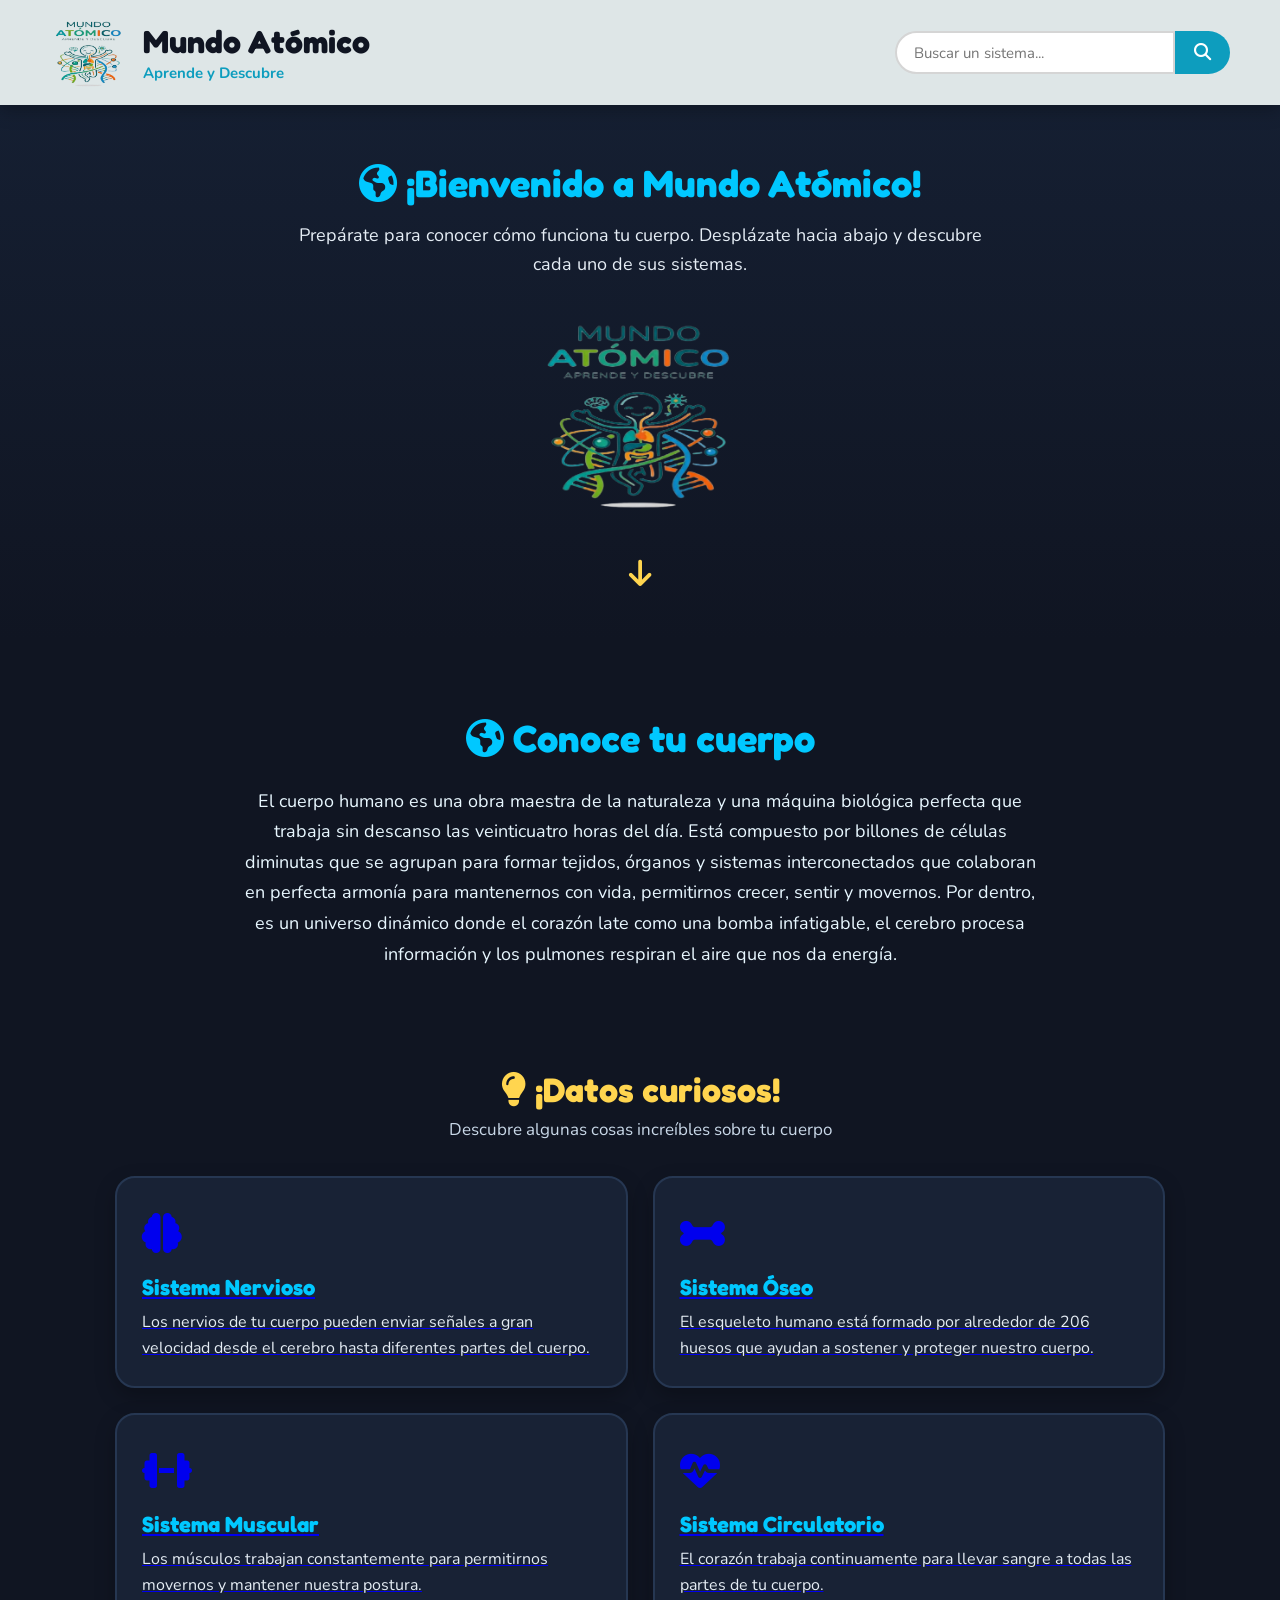
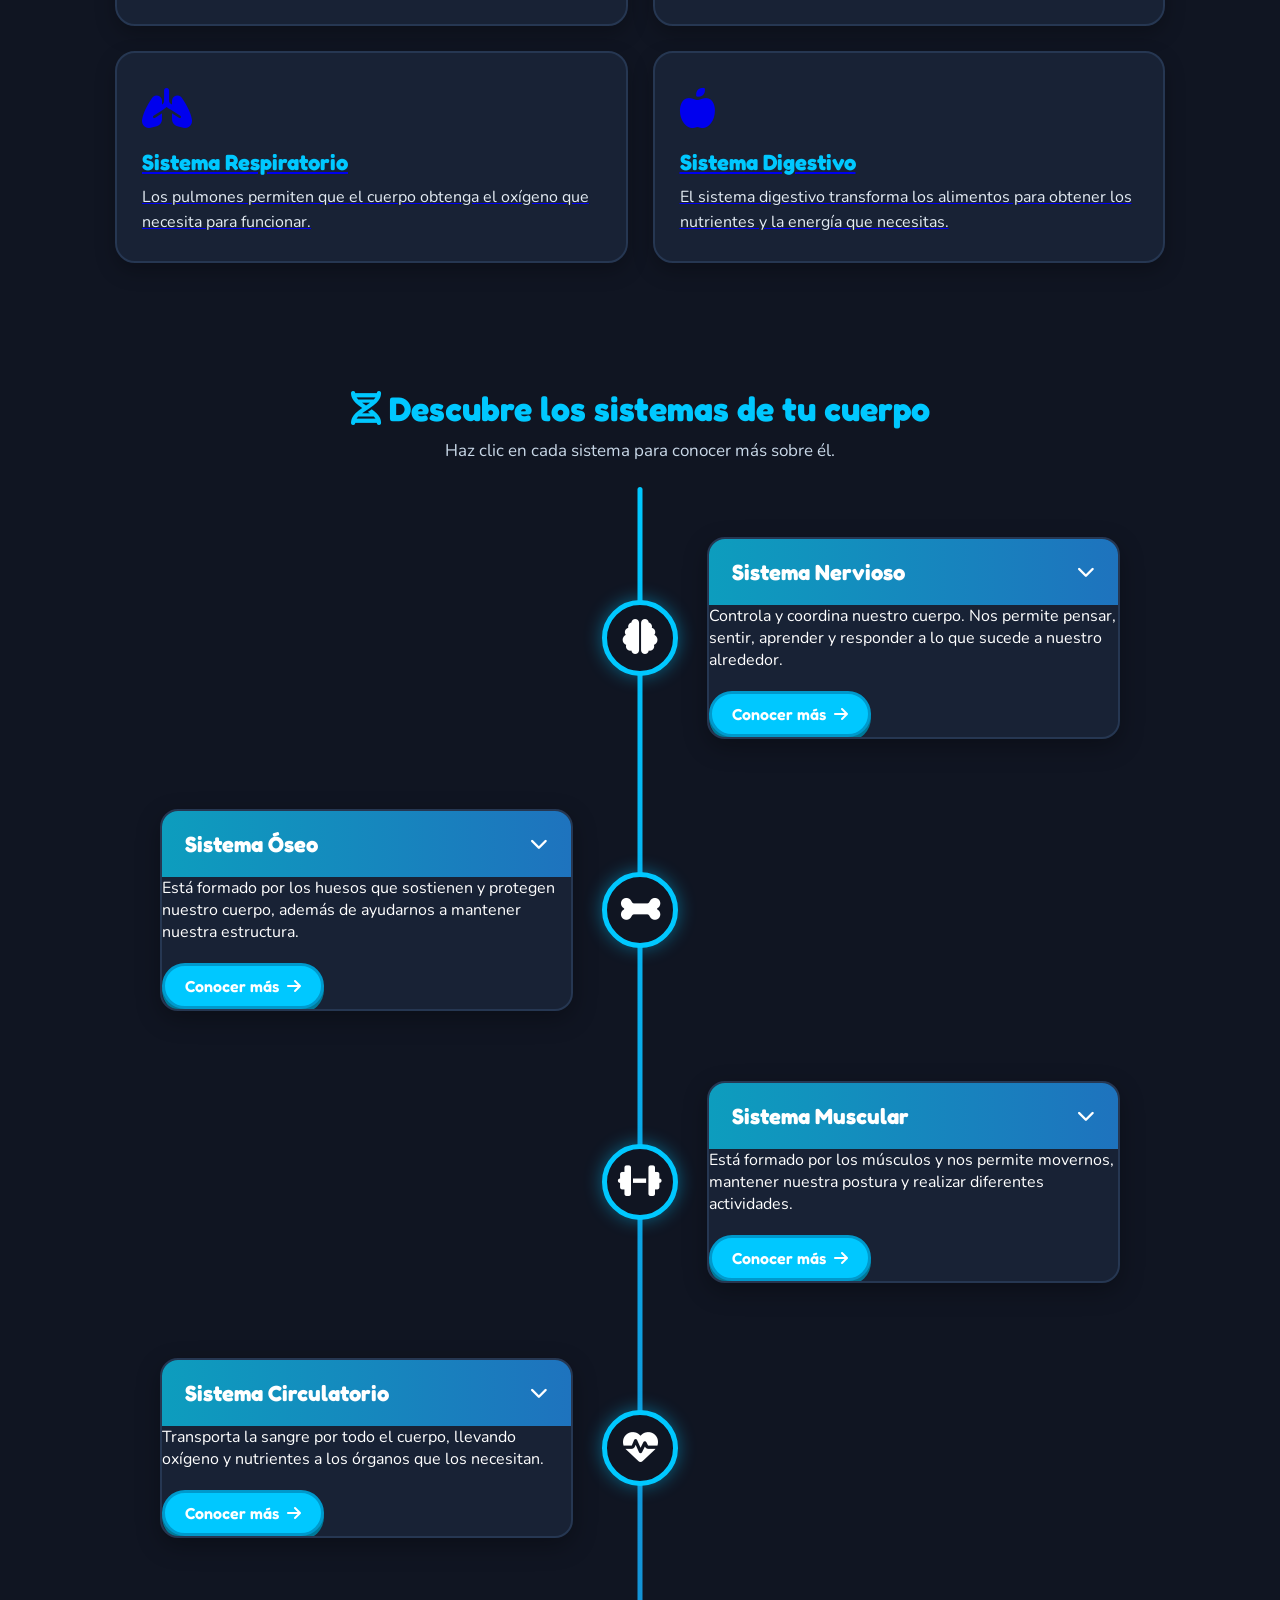
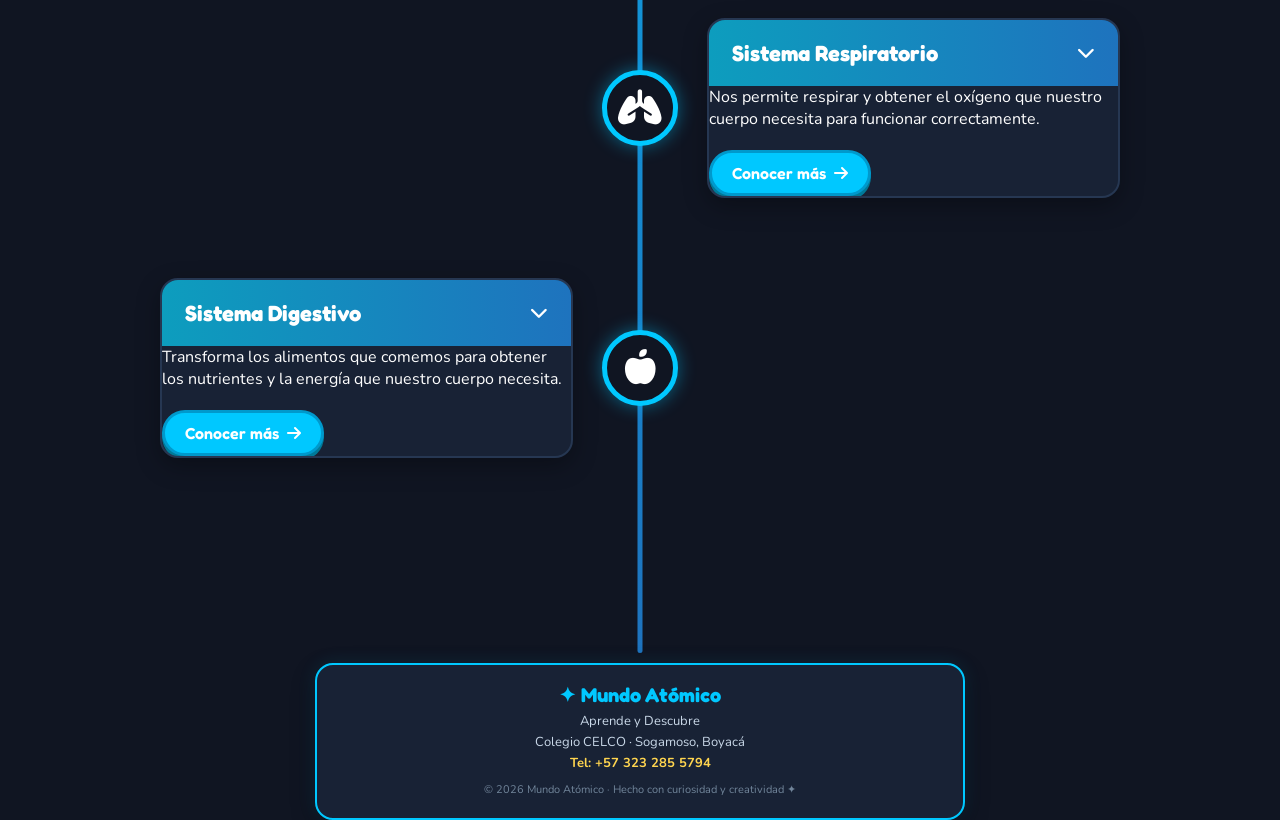
<file: index.html>
<!DOCTYPE html>
<html lang="es">

<head>

    <meta charset="UTF-8">

    <meta name="viewport" content="width=device-width, initial-scale=1.0">

    <title>Mundo Atómico</title>

    <link rel="stylesheet" href="index.css">

    <!-- Font Awesome -->
    <link rel="stylesheet"
        href="https://cdnjs.cloudflare.com/ajax/libs/font-awesome/6.5.2/css/all.min.css">

    <!-- Fuentes infantiles -->
    <link rel="preconnect" href="https://fonts.googleapis.com">
    <link rel="preconnect" href="https://fonts.gstatic.com" crossorigin>

    <link
        href="https://fonts.googleapis.com/css2?family=Fredoka:wght@400;500;600;700&family=Nunito:wght@400;500;600;700;800&display=swap"
        rel="stylesheet">

</head>


<body>


<!-- ================================================= -->
<!--                    HEADER                         -->
<!-- ================================================= -->

<header>

    <!-- Logo + título -->

    <div class="logo">

        <img
            src="Imagenes/Mundo_Atomico_Logo.png"
            alt="Logo de Mundo Atómico"
        >

        <div class="titulo">

            <h1>Mundo Atómico</h1>

            <p>Aprende y Descubre</p>

        </div>

    </div>


    <!-- Buscador -->

    <div class="buscador">

        <input
            type="text"
            id="buscar"
            placeholder="Buscar un sistema..."
            onkeypress="if(event.key === 'Enter') buscarSistema()"
        >

        <button onclick="buscarSistema()">

            <i class="fa-solid fa-magnifying-glass"></i>

        </button>

    </div>

</header>



<!-- ================================= -->
<!--          BIENVENIDA               -->
<!-- ================================= -->

<section class="bienvenida">

    <h2>
        <i class="fa-solid fa-earth-americas"></i>
        ¡Bienvenido a Mundo Atómico!
    </h2>

    <p>

        Prepárate para conocer cómo funciona tu cuerpo.
        Desplázate hacia abajo y descubre cada uno de sus sistemas.

    </p>


    <!-- Imagen de bienvenida -->

    <img
        src="Imagenes/Mundo_Atomico_Logo.png"
        alt="Ilustración del cuerpo humano"
        class="imagen-bienvenida"
    >


    <!-- Flecha -->

    <div class="flecha">

        <a href="#destino" class="flecha">
            <i class="fa-solid fa-arrow-down"></i>
        </a>

    </div>

</section>



<!-- ================================================= -->
<!--                  DESCRIPCIÓN                      -->
<!-- ================================================= -->

<section class="descripcion">

    <h2>
        <i class="fa-solid fa-earth-americas"></i>
        Conoce tu cuerpo
    </h2>

    <p>

        El cuerpo humano es una obra maestra de la naturaleza y una
        máquina biológica perfecta que trabaja sin descanso las
        veinticuatro horas del día.

        Está compuesto por billones de células diminutas que se agrupan
        para formar tejidos, órganos y sistemas interconectados que
        colaboran en perfecta armonía para mantenernos con vida,
        permitirnos crecer, sentir y movernos.

        Por dentro, es un universo dinámico donde el corazón late como
        una bomba infatigable, el cerebro procesa información y los
        pulmones respiran el aire que nos da energía.

    </p>

</section>



<!-- ================================================= -->
<!--                DATOS CURIOSOS                    -->
<!-- ================================================= -->

<section class="datos-curiosos">

    <h2>
        <i class="fa-solid fa-lightbulb"></i>
        ¡Datos curiosos!
    </h2>

    <p class="subtitulo-curiosidades">

        Descubre algunas cosas increíbles sobre tu cuerpo

    </p>


    <div class="contenedor-datos">


        <!-- SISTEMA NERVIOSO -->

        <a href="nervioso.html" class="dato">

            <div class="icono-dato">

                <i class="fa-solid fa-brain"></i>

            </div>

            <h3>Sistema Nervioso</h3>

            <p>

                Los nervios de tu cuerpo pueden enviar señales
                a gran velocidad desde el cerebro hasta diferentes
                partes del cuerpo.

            </p>

        </a>



        <!-- SISTEMA ÓSEO -->

        <a href="oseo.html" class="dato">

            <div class="icono-dato">

                <i class="fa-solid fa-bone"></i>

            </div>

            <h3>Sistema Óseo</h3>

            <p>

                El esqueleto humano está formado por alrededor
                de 206 huesos que ayudan a sostener y proteger
                nuestro cuerpo.

            </p>

        </a>



        <!-- SISTEMA MUSCULAR -->

        <a href="muscular.html" class="dato">

            <div class="icono-dato">

                <i class="fa-solid fa-dumbbell"></i>

            </div>

            <h3>Sistema Muscular</h3>

            <p>

                Los músculos trabajan constantemente para permitirnos
                movernos y mantener nuestra postura.

            </p>

        </a>



        <!-- SISTEMA CIRCULATORIO -->

        <a href="circulatorio.html" class="dato">

            <div class="icono-dato">

                <i class="fa-solid fa-heart-pulse"></i>

            </div>

            <h3>Sistema Circulatorio</h3>

            <p>

                El corazón trabaja continuamente para llevar
                sangre a todas las partes de tu cuerpo.

            </p>

        </a>



        <!-- SISTEMA RESPIRATORIO -->

        <a href="respiratorio.html" class="dato">

            <div class="icono-dato">

                <i class="fa-solid fa-lungs"></i>

            </div>

            <h3>Sistema Respiratorio</h3>

            <p>

                Los pulmones permiten que el cuerpo obtenga
                el oxígeno que necesita para funcionar.

            </p>

        </a>



        <!-- SISTEMA DIGESTIVO -->

        <a href="digestivo.html" class="dato">

            <div class="icono-dato">

                <i class="fa-solid fa-apple-whole"></i>

            </div>

            <h3>Sistema Digestivo</h3>

            <p>

                El sistema digestivo transforma los alimentos
                para obtener los nutrientes y la energía que necesitas.

            </p>

        </a>


    </div>

</section>



<!-- ================================================= -->
<!--                  SECCIÓN DESTINO                  -->
<!-- ================================================= -->

<div id="destino">

</div>



<!-- ================================================= -->
<!--                  LÍNEA DE TIEMPO                 -->
<!-- ================================================= -->

<section class="seccion-sistemas">

    <h2>
        <i class="fa-solid fa-dna"></i>
        Descubre los sistemas de tu cuerpo
    </h2>

    <p>

        Haz clic en cada sistema para conocer más sobre él.

    </p>

</section>



<main class="linea-tiempo">


    <!-- ================================================= -->
    <!--                 SISTEMA NERVIOSO                  -->
    <!-- ================================================= -->

    <section class="sistema">

        <div class="punto">

            <i class="fa-solid fa-brain"></i>

        </div>


        <div class="tarjeta" onclick="expandirSistema(this)">

            <div class="encabezado">

                <h2>Sistema Nervioso</h2>

                <i class="fa-solid fa-chevron-down"></i>

            </div>


            <!-- ÚNICAMENTE DESCRIPCIÓN + BOTÓN -->

            <div class="contenido">

                <p>

                    Controla y coordina nuestro cuerpo.
                    Nos permite pensar, sentir, aprender y responder
                    a lo que sucede a nuestro alrededor.

                </p>


                <a
                    href="nervioso.html"
                    class="boton-sistema"
                    onclick="event.stopPropagation()"
                >

                    Conocer más

                    <i class="fa-solid fa-arrow-right"></i>

                </a>

            </div>

        </div>

    </section>



    <!-- ================================================= -->
    <!--                   SISTEMA ÓSEO                   -->
    <!-- ================================================= -->

    <section class="sistema">

        <div class="punto">

            <i class="fa-solid fa-bone"></i>

        </div>


        <div class="tarjeta" onclick="expandirSistema(this)">

            <div class="encabezado">

                <h2>Sistema Óseo</h2>

                <i class="fa-solid fa-chevron-down"></i>

            </div>


            <!-- ÚNICAMENTE DESCRIPCIÓN + BOTÓN -->

            <div class="contenido">

                <p>

                    Está formado por los huesos que sostienen y protegen
                    nuestro cuerpo, además de ayudarnos a mantener nuestra estructura.

                </p>


                <a
                    href="oseo.html"
                    class="boton-sistema"
                    onclick="event.stopPropagation()"
                >

                    Conocer más

                    <i class="fa-solid fa-arrow-right"></i>

                </a>

            </div>

        </div>

    </section>



    <!-- ================================================= -->
    <!--                 SISTEMA MUSCULAR                 -->
    <!-- ================================================= -->

    <section class="sistema">

        <div class="punto">

            <i class="fa-solid fa-dumbbell"></i>

        </div>


        <div class="tarjeta" onclick="expandirSistema(this)">

            <div class="encabezado">

                <h2>Sistema Muscular</h2>

                <i class="fa-solid fa-chevron-down"></i>

            </div>


            <!-- ÚNICAMENTE DESCRIPCIÓN + BOTÓN -->

            <div class="contenido">

                <p>

                    Está formado por los músculos y nos permite movernos,
                    mantener nuestra postura y realizar diferentes actividades.

                </p>


                <a
                    href="muscular.html"
                    class="boton-sistema"
                    onclick="event.stopPropagation()"
                >

                    Conocer más

                    <i class="fa-solid fa-arrow-right"></i>

                </a>

            </div>

        </div>

    </section>



    <!-- ================================================= -->
    <!--                 SISTEMA CIRCULATORIO             -->
    <!-- ================================================= -->

    <section class="sistema">

        <div class="punto">

            <i class="fa-solid fa-heart-pulse"></i>

        </div>


        <div class="tarjeta" onclick="expandirSistema(this)">

            <div class="encabezado">

                <h2>Sistema Circulatorio</h2>

                <i class="fa-solid fa-chevron-down"></i>

            </div>


            <!-- ÚNICAMENTE DESCRIPCIÓN + BOTÓN -->

            <div class="contenido">

                <p>

                    Transporta la sangre por todo el cuerpo,
                    llevando oxígeno y nutrientes a los órganos que los necesitan.

                </p>


                <a
                    href="circulatorio.html"
                    class="boton-sistema"
                    onclick="event.stopPropagation()"
                >

                    Conocer más

                    <i class="fa-solid fa-arrow-right"></i>

                </a>

            </div>

        </div>

    </section>



    <!-- ================================================= -->
    <!--                 SISTEMA RESPIRATORIO              -->
    <!-- ================================================= -->

    <section class="sistema">

        <div class="punto">

            <i class="fa-solid fa-lungs"></i>

        </div>


        <div class="tarjeta" onclick="expandirSistema(this)">

            <div class="encabezado">

                <h2>Sistema Respiratorio</h2>

                <i class="fa-solid fa-chevron-down"></i>

            </div>


            <!-- ÚNICAMENTE DESCRIPCIÓN + BOTÓN -->

            <div class="contenido">

                <p>

                    Nos permite respirar y obtener el oxígeno
                    que nuestro cuerpo necesita para funcionar
                    correctamente.

                </p>


                <a
                    href="respiratorio.html"
                    class="boton-sistema"
                    onclick="event.stopPropagation()"
                >

                    Conocer más

                    <i class="fa-solid fa-arrow-right"></i>

                </a>

            </div>

        </div>

    </section>



    <!-- ================================================= -->
    <!--                  SISTEMA DIGESTIVO                -->
    <!-- ================================================= -->

    <section class="sistema">

        <div class="punto">

            <i class="fa-solid fa-apple-whole"></i>

        </div>


        <div class="tarjeta" onclick="expandirSistema(this)">

            <div class="encabezado">

                <h2>Sistema Digestivo</h2>

                <i class="fa-solid fa-chevron-down"></i>

            </div>


            <!-- ÚNICAMENTE DESCRIPCIÓN + BOTÓN -->

            <div class="contenido">

                <p>

                    Transforma los alimentos que comemos para obtener
                    los nutrientes y la energía que nuestro cuerpo necesita.

                </p>


                <a
                    href="digestivo.html"
                    class="boton-sistema"
                    onclick="event.stopPropagation()"
                >

                    Conocer más

                    <i class="fa-solid fa-arrow-right"></i>

                </a>

            </div>

        </div>

    </section>

</main>
<footer class="footer">

    <h2>✦ Mundo Atómico</h2>

    <p>Aprende y Descubre</p>

    <p>Colegio CELCO · Sogamoso, Boyacá</p>

    <p class="telefono">
        Tel: +57 323 285 5794
    </p>

    <p class="copyright">
        © 2026 Mundo Atómico · Hecho con curiosidad y creatividad ✦
    </p>

</footer>


<!-- ================================================= -->
<!--                  JAVASCRIPT                      -->
<!-- ================================================= -->

<script src="Expandir.js"></script>

<script src="buscador.js"></script>


</body>

</html>
</file>
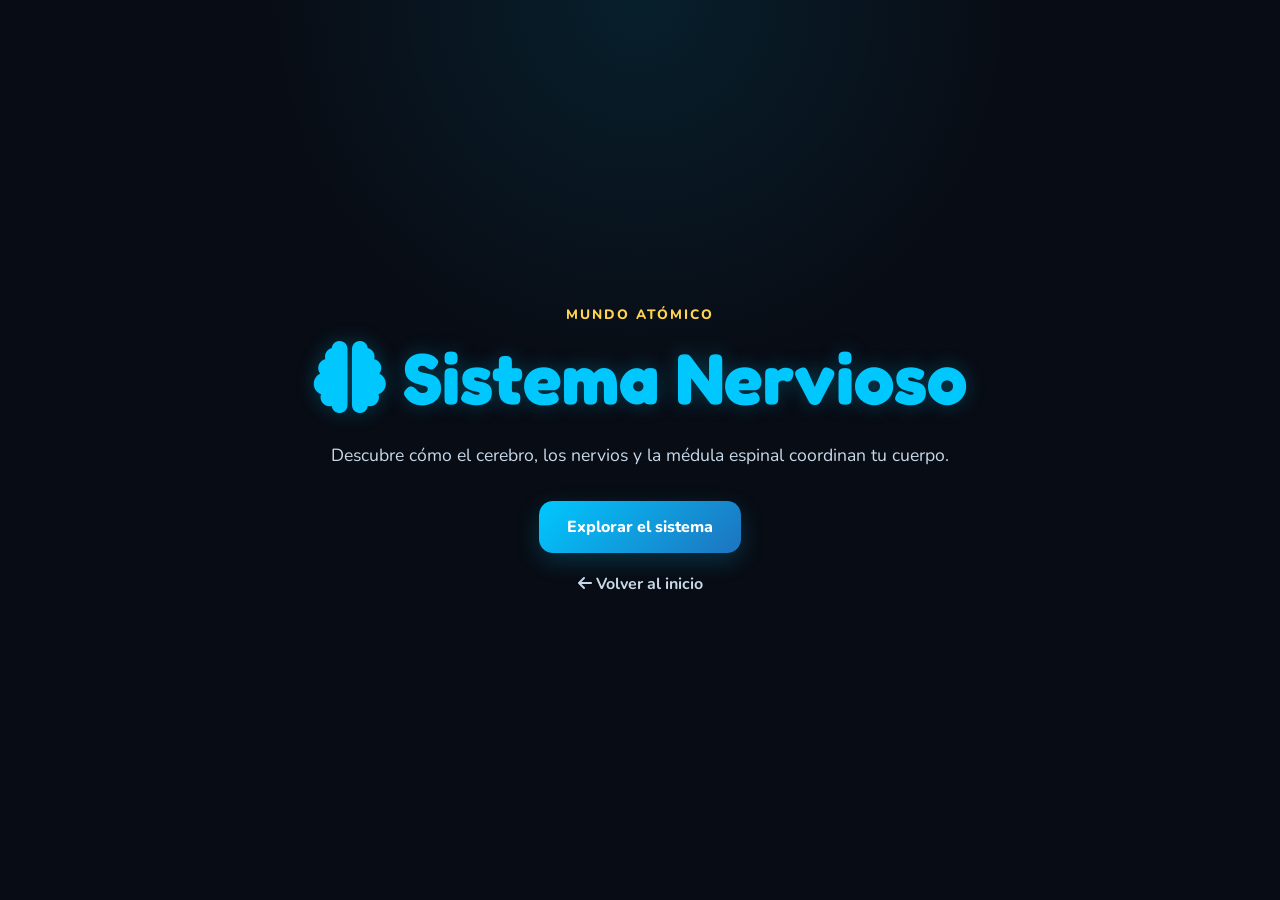
<file: nervioso.html>
<!DOCTYPE html>
<html lang="es">

<head>

    <meta charset="UTF-8">
    <meta name="viewport" content="width=device-width, initial-scale=1.0">

    <title>Sistema Nervioso | Mundo Atómico</title>

    <link rel="stylesheet" href="nervioso.css">

    <!-- Font Awesome -->
    <link rel="stylesheet"
        href="https://cdnjs.cloudflare.com/ajax/libs/font-awesome/6.5.2/css/all.min.css">

    <link rel="preconnect" href="https://fonts.googleapis.com">
    <link rel="preconnect" href="https://fonts.gstatic.com" crossorigin>

    <link href="https://fonts.googleapis.com/css2?family=Fredoka:wght@400;500;600;700&family=Nunito:wght@400;600;700;800&display=swap"
        rel="stylesheet">

</head>

<body>

    <!-- PANTALLA INICIAL -->

    <section id="welcome-screen">

        <p class="eyebrow">Mundo Atómico</p>

        <h1>
            <i class="fa-solid fa-brain"></i>
            Sistema Nervioso
        </h1>

        <p>
            Descubre cómo el cerebro, los nervios y la médula espinal
            coordinan tu cuerpo.
        </p>

        <button
            class="btn-launch"
            type="button"
            onclick="openSystem()">

            Explorar el sistema

        </button>

        <a class="home-link" href="index.html">
            <i class="fa-solid fa-arrow-left"></i>
            Volver al inicio
        </a>

    </section>


    <!-- CONTENIDO PRINCIPAL -->

    <main id="main-interface" aria-hidden="true">

        <!-- ENCABEZADO -->

        <header class="site-header">

            <a class="brand" href="index.html">

                <img
                    src="Imagenes/Mundo Atomico Logo.jpeg"
                    alt="Logo de Mundo Atómico">

                <span>
                    <strong>Mundo Atómico</strong>
                    <small>Aprende y descubre</small>
                </span>

            </a>

            <a class="btn-home" href="index.html">
                <i class="fa-solid fa-house"></i>
                Inicio
            </a>

        </header>


        <!-- CUERPO -->

        <div class="content-body">


            <!-- TÍTULO -->

            <section class="title-block full-width">

                <p class="eyebrow">
                    Sistema del cuerpo humano
                </p>

                <h1>
                    <i class="fa-solid fa-brain"></i>
                    Sistema Nervioso
                </h1>

                <p>
                    El centro de control que te permite pensar, sentir,
                    aprender y reaccionar ante lo que sucede a tu alrededor.
                </p>

            </section>


            <!-- ¿QUÉ ES? -->

            <section class="card">

                <h2>¿Qué es?</h2>

                <p>
                    El sistema nervioso es el conjunto de órganos y estructuras
                    que recibe información del cuerpo y del entorno, la procesa
                    y coordina diferentes respuestas.
                </p>

                <p style="margin-top: 15px;">
                    Gracias a este sistema podemos realizar acciones como
                    movernos, hablar, recordar, aprender y percibir lo que
                    sucede a nuestro alrededor.
                </p>

            </section>


            <!-- ¿CÓMO FUNCIONA? -->

            <section class="card">

                <h2>¿Cómo funciona?</h2>

                <p>
                    El sistema nervioso funciona mediante señales que viajan
                    entre el cerebro, la médula espinal y los nervios.
                </p>

                <p style="margin-top: 15px;">
                    Cuando recibimos información, el cerebro y otras partes
                    del sistema nervioso la procesan y generan una respuesta.
                    Algunas respuestas pueden producirse de manera muy rápida,
                    como retirar la mano al tocar algo caliente.
                </p>

            </section>


            <!-- SISTEMA NERVIOSO CENTRAL Y PERIFÉRICO -->

            <section class="card full-width">

                <h2>Partes principales</h2>

                <div class="parts-grid">

                    <article class="part-item">

                        <h3>
                            <i class="fa-solid fa-brain"></i>
                            Sistema nervioso central
                        </h3>

                        <p>
                            Está formado principalmente por el cerebro y la
                            médula espinal. Se encarga de procesar información
                            y coordinar muchas respuestas del organismo.
                        </p>

                    </article>


                    <article class="part-item">

                        <h3>
                            <i class="fa-solid fa-link"></i>
                            Sistema nervioso periférico
                        </h3>

                        <p>
                            Está formado por los nervios que conectan el sistema
                            nervioso central con diferentes partes del cuerpo.
                        </p>

                    </article>

                </div>

            </section>


            <!-- PARTES -->

            <section class="card full-width">

                <h2>Órganos y estructuras principales</h2>

                <div class="parts-grid">

                    <article class="part-item">

                        <h3>
                            <i class="fa-solid fa-brain"></i>
                            Cerebro
                        </h3>

                        <p>
                            Es una de las estructuras principales del sistema
                            nervioso. Participa en el pensamiento, la memoria,
                            el aprendizaje, las emociones y el control de
                            diferentes acciones.
                        </p>

                    </article>


                    <article class="part-item">

                        <h3>
                            <i class="fa-solid fa-arrows-up-down"></i>
                            Médula espinal
                        </h3>

                        <p>
                            Es una estructura que conecta el cerebro con muchos
                            nervios del cuerpo y participa en la transmisión
                            de información.
                        </p>

                    </article>


                    <article class="part-item">

                        <h3>
                            <i class="fa-solid fa-network-wired"></i>
                            Nervios
                        </h3>

                        <p>
                            Son estructuras que permiten transportar señales
                            entre el sistema nervioso central y diferentes
                            partes del organismo.
                        </p>

                    </article>


                    <article class="part-item">

                        <h3>
                            <i class="fa-solid fa-eye"></i>
                            Órganos de los sentidos
                        </h3>

                        <p>
                            Los ojos, oídos, nariz, lengua y piel reciben
                            información del entorno que puede ser procesada
                            por el sistema nervioso.
                        </p>

                    </article>

                </div>

            </section>


            <!-- NEURONAS -->

            <section class="card full-width">

                <h2>
                    <i class="fa-solid fa-microscope"></i>
                    Las neuronas
                </h2>

                <p>
                    Las neuronas son células especializadas del sistema
                    nervioso. Su función principal es recibir y transmitir
                    información mediante señales.
                </p>

                <p style="margin-top: 15px;">
                    Gracias a la comunicación entre millones de neuronas,
                    nuestro cuerpo puede recibir información, procesarla y
                    producir diferentes respuestas.
                </p>

            </section>


            <!-- FUNCIONES -->

            <section class="card full-width">

                <h2>Funciones del sistema nervioso</h2>

                <div class="parts-grid">

                    <article class="part-item">

                        <h3>
                            <i class="fa-solid fa-eye"></i>
                            Recibir información
                        </h3>

                        <p>
                            Detecta información procedente del entorno y del
                            propio cuerpo.
                        </p>

                    </article>


                    <article class="part-item">

                        <h3>
                            <i class="fa-solid fa-brain"></i>
                            Procesar información
                        </h3>

                        <p>
                            Analiza la información recibida y ayuda a
                            determinar cómo responder.
                        </p>

                    </article>


                    <article class="part-item">

                        <h3>
                            <i class="fa-solid fa-person-running"></i>
                            Controlar respuestas
                        </h3>

                        <p>
                            Coordina acciones como el movimiento y otras
                            respuestas del organismo.
                        </p>

                    </article>


                    <article class="part-item">

                        <h3>
                            <i class="fa-solid fa-lightbulb"></i>
                            Pensar y aprender
                        </h3>

                        <p>
                            Participa en procesos como la memoria, el
                            aprendizaje, el pensamiento y las emociones.
                        </p>

                    </article>

                </div>

            </section>


            <!-- IMPORTANCIA -->

            <section class="card">

                <h2>¿Por qué es importante?</h2>

                <p>
                    El sistema nervioso es fundamental porque permite que el
                    cuerpo reciba información, se comunique internamente y
                    responda ante diferentes situaciones.
                </p>

                <p style="margin-top: 15px;">
                    También participa en funciones relacionadas con el
                    movimiento, los sentidos, el pensamiento, la memoria y
                    muchas actividades necesarias para la vida diaria.
                </p>

            </section>


            <!-- CURIOSIDAD -->

            <section class="card">

                <h2>
                    <i class="fa-solid fa-lightbulb"></i>
                    ¿Sabías que...?
                </h2>

                <p>
                    El cerebro puede recibir información de diferentes partes
                    del cuerpo al mismo tiempo y procesarla para ayudarnos a
                    responder a lo que ocurre a nuestro alrededor.
                </p>

            </section>


            <!-- VIDEO -->

            <section class="card full-width media-card">

                <h2>
                    <i class="fa-solid fa-video"></i>
                    Video educativo
                </h2>

                <video
                    controls
                    preload="metadata">

                    <source
                        src="Imagenes/El Sistema Nervioso _ Videos Educativos para Niños.mp4"
                        type="video/mp4">

                    Tu navegador no puede reproducir este video.

                </video>

                <p class="derechos-video">
                    © Video educativo: <strong>Happy Learning</strong>.<br>
                    Contenido perteneciente a Happy Learning. Todos los derechos reservados.
                </p>

            </section>


            <!-- MODELO 3D -->

            <section class="card full-width media-card">

                <h2>
                    <i class="fa-solid fa-brain"></i>
                    Explora el sistema en 3D
                </h2>

                <p>
                    Observa el sistema nervioso desde diferentes ángulos y
                    explora algunas de sus principales estructuras.
                </p>

                <div class="modelo-3d">

                    <iframe
                        title="Modelo 3D del sistema nervioso"
                        src="https://sketchfab.com/models/600ffebad40342bab13741c631981a8b/embed"
                        allowfullscreen
                        mozallowfullscreen="true"
                        webkitallowfullscreen="true">
                    </iframe>

                </div>

            </section>


            <!-- CUIDADOS -->

            <section class="card full-width">

                <h2>
                    <i class="fa-solid fa-shield-halved"></i>
                    Cómo cuidarlo
                </h2>

                <ul class="care-list">

                    <li>
                        Duerme bien cada noche.
                    </li>

                    <li>
                        Come alimentos saludables y variados.
                    </li>

                    <li>
                        Haz ejercicio y mantente activo.
                    </li>

                    <li>
                        Protege tu cabeza al practicar deportes.
                    </li>

                    <li>
                        Mantén buenos hábitos de descanso y estudio.
                    </li>

                </ul>

            </section>


            <!-- JUEGO -->

            <section class="card full-width game-card">

                <h2>
                    <i class="fa-solid fa-gamepad"></i>
                    Juego del Sistema Nervioso
                </h2>

                <p>
                    Pon a prueba lo que aprendiste sobre el sistema nervioso
                    con este juego educativo.
                </p>

                <div class="game-placeholder">

                    <iframe
                        src="https://es.educaplay.com/recursos-educativos/30565302-el_sistema_nervioso_para_ninos.html"
                        title="Juego del Sistema Nervioso"
                        allowfullscreen>
                    </iframe>

                </div>

            </section>

        </div>


        <!-- BOTÓN CERRAR -->

        <footer>

            <button
                class="btn-back"
                type="button"
                onclick="closeSystem()">

                <i class="fa-solid fa-arrow-left"></i>
                Cerrar sección

            </button>

        </footer>

    </main>


    <!-- JAVASCRIPT -->

    <script>

        function openSystem() {

            document
                .getElementById("welcome-screen")
                .classList.add("hidden");

            const main =
                document.getElementById("main-interface");

            main.classList.add("active");

            main.setAttribute("aria-hidden", "false");

        }


        function closeSystem() {

            const main =
                document.getElementById("main-interface");

            main.classList.remove("active");

            main.setAttribute("aria-hidden", "true");

            document
                .getElementById("welcome-screen")
                .classList.remove("hidden");

            window.scrollTo(0, 0);

        }

    </script>

</body>

</html>
</file>
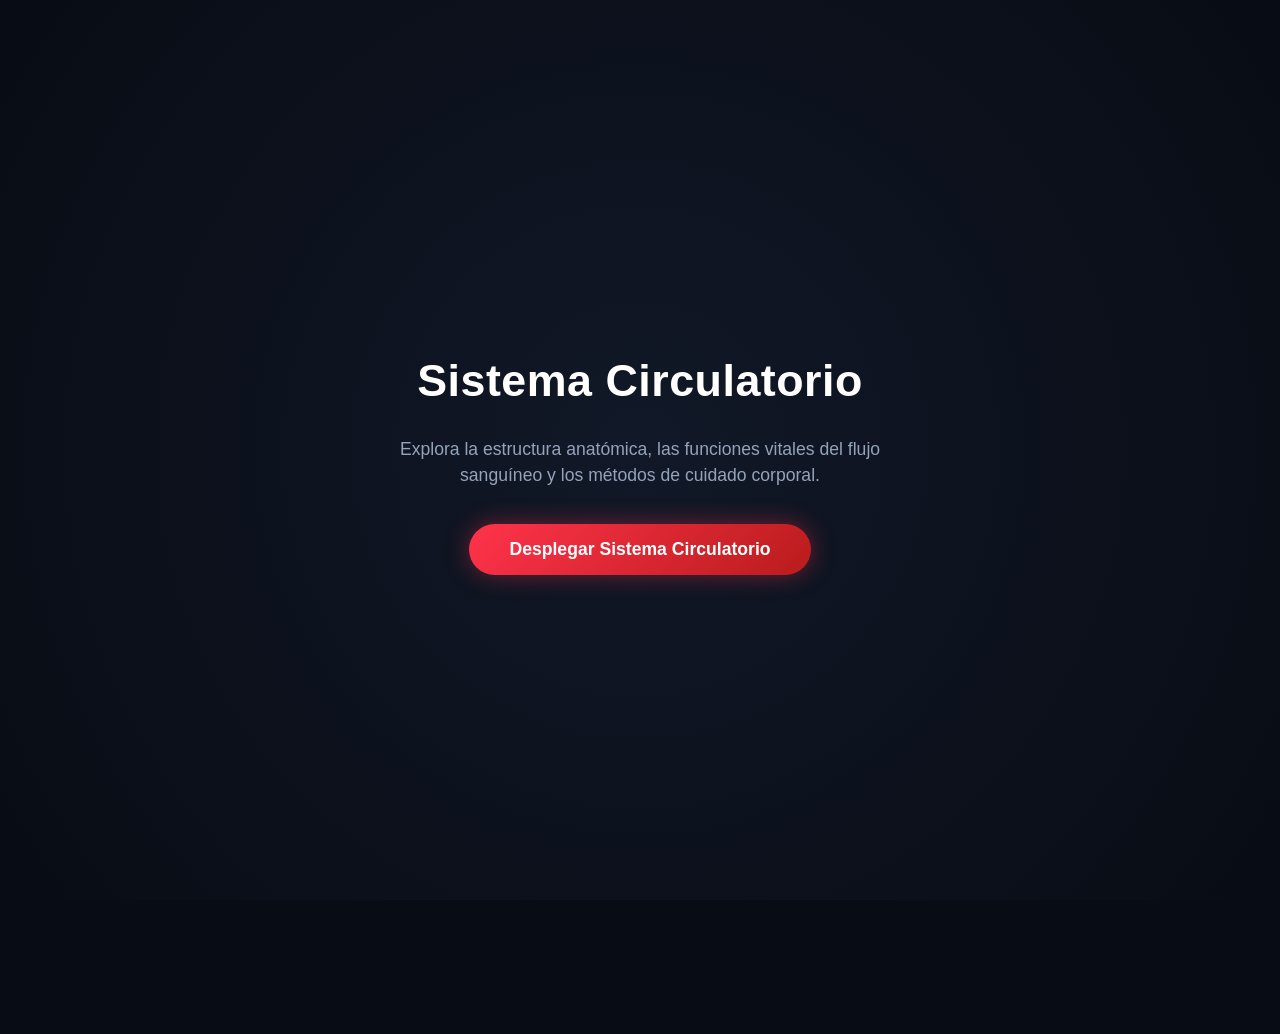
<file: Untitled-0 - Estructura.html>
<!DOCTYPE html>
<html lang="es">
<head>
    <meta charset="UTF-8">
    <meta name="viewport" content="width=device-width, initial-scale=1.0">
    <title>Sistema Circulatorio | Atlas Anatómico</title>
    <style>
        :root {
            --bg-primary: #080c14;
            --bg-card: rgba(15, 23, 42, 0.85);
            --accent-red: #ff334b;
            --accent-blue: #29b6f6;
            --text-main: #f8fafc;
            --text-muted: #94a3b8;
            --border-color: rgba(255, 255, 255, 0.1);
        }

        body {
            margin: 0;
            padding: 0;
            background-color: var(--bg-primary);
            color: var(--text-main);
            font-family: 'Segoe UI', Roboto, Helvetica, Arial, sans-serif;
            overflow-x: hidden;
        }

        /* --- PANTALLA DE INICIO (BOTÓN PRINCIPAL) --- */
        #welcome-screen {
            position: fixed;
            top: 0;
            left: 0;
            width: 100vw;
            height: 100vh;
            background: radial-gradient(circle at center, #111827 0%, #080c14 100%);
            display: flex;
            flex-direction: column;
            justify-content: center;
            align-items: center;
            z-index: 100;
            transition: opacity 0.5s ease;
        }

        #welcome-screen h1 {
            font-size: 2.8rem;
            margin-bottom: 12px;
            letter-spacing: 0.5px;
            color: #ffffff;
            text-align: center;
        }

        #welcome-screen p {
            color: var(--text-muted);
            font-size: 1.1rem;
            max-width: 500px;
            text-align: center;
            margin-bottom: 35px;
            line-height: 1.5;
        }

        .btn-launch {
            background: linear-gradient(135deg, var(--accent-red), #b91c1c);
            color: white;
            border: none;
            padding: 15px 40px;
            font-size: 1.1rem;
            font-weight: 600;
            border-radius: 30px;
            cursor: pointer;
            box-shadow: 0 0 25px rgba(255, 51, 75, 0.4);
            transition: all 0.3s ease;
        }

        .btn-launch:hover {
            transform: translateY(-2px);
            box-shadow: 0 0 35px rgba(255, 51, 75, 0.7);
        }

        /* --- INTERFAZ PRINCIPAL DEL SISTEMA CIRCULATORIO --- */
        #main-interface {
            display: none;
            opacity: 0;
            transition: opacity 0.6s ease;
            min-height: 100vh;
            display: flex;
            flex-direction: column;
        }

        #main-interface.active {
            display: flex;
            opacity: 1;
        }

        /* Encabezado */
        header {
            display: flex;
            justify-content: space-between;
            align-items: center;
            padding: 20px 40px;
            background: rgba(8, 12, 20, 0.95);
            border-bottom: 1px solid var(--border-color);
            position: sticky;
            top: 0;
            z-index: 50;
            backdrop-filter: blur(10px);
        }

        .logo-container {
            display: flex;
            align-items: center;
            gap: 12px;
        }

        .logo-icon {
            width: 32px;
            height: 32px;
            background: var(--accent-red);
            border-radius: 50%;
            display: flex;
            justify-content: center;
            align-items: center;
            box-shadow: 0 0 10px rgba(255, 51, 75, 0.6);
        }

        .logo-icon::after {
            content: '';
            width: 12px;
            height: 12px;
            background: #ffffff;
            border-radius: 50%;
        }

        .logo-text {
            font-size: 1.2rem;
            font-weight: 700;
            letter-spacing: 0.5px;
            color: #ffffff;
        }

        .search-box {
            background: rgba(255, 255, 255, 0.05);
            border: 1px solid var(--border-color);
            padding: 8px 16px;
            border-radius: 20px;
            color: #ffffff;
            font-size: 0.9rem;
            width: 240px;
            outline: none;
            transition: border-color 0.2s;
        }

        .search-box:focus {
            border-color: var(--accent-red);
        }

        /* Contenido principal de la interfaz */
        .content-body {
            max-width: 1100px;
            margin: 40px auto;
            padding: 0 20px;
            flex: 1;
            display: grid;
            grid-template-columns: 1fr 1fr;
            gap: 30px;
        }

        @media (max-width: 850px) {
            .content-body {
                grid-template-columns: 1fr;
            }
        }

        .card {
            background: var(--bg-card);
            border: 1px solid var(--border-color);
            border-radius: 16px;
            padding: 28px;
            box-shadow: 0 10px 30px rgba(0, 0, 0, 0.5);
            backdrop-filter: blur(10px);
        }

        .card.full-width {
            grid-column: 1 / -1;
        }

        .card h2 {
            margin-top: 0;
            color: #ff6b81;
            font-size: 1.3rem;
            display: flex;
            align-items: center;
            gap: 10px;
            border-bottom: 1px solid var(--border-color);
            padding-bottom: 12px;
            margin-bottom: 16px;
        }

        .card p {
            line-height: 1.6;
            color: var(--text-muted);
            font-size: 0.95rem;
            margin: 0 0 15px 0;
        }

        /* Listas de partes y funciones */
        .parts-grid {
            display: grid;
            grid-template-columns: repeat(auto-fit, minmax(220px, 1fr));
            gap: 15px;
            margin-top: 15px;
        }

        .part-item {
            background: rgba(255, 255, 255, 0.03);
            border: 1px solid var(--border-color);
            padding: 15px;
            border-radius: 10px;
        }

        .part-item h4 {
            margin: 0 0 6px 0;
            color: var(--accent-blue);
            font-size: 1rem;
        }

        .part-item p {
            margin: 0;
            font-size: 0.85rem;
        }

        /* Sección de cuidados */
        .care-list {
            list-style: none;
            padding: 0;
            margin: 0;
        }

        .care-list li {
            position: relative;
            padding-left: 22px;
            margin-bottom: 10px;
            color: var(--text-muted);
            font-size: 0.95rem;
            line-height: 1.5;
        }

        .care-list li::before {
            content: '•';
            position: absolute;
            left: 0;
            color: var(--accent-red);
            font-size: 1.4rem;
            line-height: 1;
        }

        /* Botón de retorno */
        .footer-nav {
            text-align: center;
            padding: 30px;
        }

        .btn-back {
            background: transparent;
            border: 1px solid var(--border-color);
            color: var(--text-muted);
            padding: 10px 24px;
            border-radius: 8px;
            cursor: pointer;
            transition: all 0.2s;
        }

        .btn-back:hover {
            border-color: #ffffff;
            color: #ffffff;
        }
    </style>
</head>
<body>

    <!-- Pantalla Inicial con Botón de Acceso -->
    <div id="welcome-screen">
        <h1>Sistema Circulatorio</h1>
        <p>Explora la estructura anatómica, las funciones vitales del flujo sanguíneo y los métodos de cuidado corporal.</p>
        <button class="btn-launch" onclick="openCirculatorySystem()">Desplegar Sistema Circulatorio</button>
    </div>

    <!-- Interfaz Principal del Sistema Circulatorio -->
    <div id="main-interface">
        
        <!-- Encabezado con Logo y Buscador -->
        <header>
            <div class="logo-container">
                <div class="logo-icon"></div>
                <span class="logo-text">Atlas Anatómico</span>
            </div>
            <input type="text" class="search-box" placeholder="Buscar componente o sistema...">
        </header>

        <!-- Contenido Temático Estructurado -->
        <div class="content-body">
            
            <!-- Qué es -->
            <div class="card">
                <h2>¿Qué es el Sistema Circulatorio?</h2>
                <p>Es una red compleja de transporte compuesta por el corazón, los vasos sanguíneos y la sangre. Su propósito fundamental es garantizar que cada célula del cuerpo humano reciba el oxígeno y los nutrientes indispensables para su supervivencia y correcto funcionamiento.</p>
            </div>

            <!-- Cómo funciona -->
            <div class="card">
                <h2>¿Cómo Funciona?</h2>
                <p>El corazón actúa como una bomba central. Impulsa la sangre desoxigenada hacia los pulmones para limpiarla y enriquecerla con oxígeno. Posteriormente, esa sangre limpia es bombeada a través de las arterias principales para distribuirla por todo el organismo, retornando de vuelta mediante las venas.</p>
            </div>

            <!-- Partes y Funciones (Ancho completo) -->
            <div class="card full-width">
                <h2>Partes y Funciones Principales</h2>
                <div class="parts-grid">
                    <div class="part-item">
                        <h4>Corazón</h4>
                        <p>Órgano muscular central que bombea sangre de forma continua a todo el cuerpo.</p>
                    </div>
                    <div class="part-item">
                        <h4>Arteria Aorta</h4>
                        <p>La arteria principal que distribuye sangre rica en oxígeno desde el corazón al resto del cuerpo.</p>
                    </div>
                    <div class="part-item">
                        <h4>Arterias</h4>
                        <p>Vasos de paredes elásticas que transportan sangre limpia (oxigenada) hacia los tejidos.</p>
                    </div>
                    <div class="part-item">
                        <h4>Venas</h4>
                        <p>Conductos que recolectan la sangre usada y la devuelven de regreso hacia el corazón.</p>
                    </div>
                </div>
            </div>

            <!-- Cómo cuidarlo -->
            <div class="card full-width">
                <h2>Cómo Cuidar el Sistema Circulatorio</h2>
                <ul class="care-list">
                    <li>Mantener una alimentación equilibrada, reduciendo el consumo excesivo de grasas saturadas, azúcares refinados y sal.</li>
                    <li>Practicar actividad física o ejercicio cardiovascular de forma regular para mantener la elasticidad y limpieza de las arterias.</li>
                    <li>Consumir suficiente agua diariamente para facilitar el flujo adecuado de la sangre por todo el organismo.</li>
                    <li>Evitar el consumo de tabaco y la exposición prolongada a ambientes contaminados que afecten la salud vascular.</li>
                </ul>
            </div>

        </div>

        <div class="footer-nav">
            <button class="btn-back" onclick="closeCirculatorySystem()">Cerrar sección</button>
        </div>

    </div>

    <script>
        function openCirculatorySystem() {
            const welcome = document.getElementById('welcome-screen');
            const mainInterface = document.getElementById('main-interface');

            welcome.style.opacity = '0';
            setTimeout(() => {
                welcome.style.display = 'none';
                mainInterface.classList.add('active');
                window.scrollTo(0, 0);
            }, 500);
        }

        function closeCirculatorySystem() {
            const welcome = document.getElementById('welcome-screen');
            const mainInterface = document.getElementById('main-interface');

            mainInterface.classList.remove('active');
            welcome.style.display = 'flex';
            setTimeout(() => {
                welcome.style.opacity = '1';
            }, 50);
        }
    </script>
</body>
</html>
</file>
<file: index.css>
/* =========================================
        CONFIGURACIÓN GENERAL
========================================= */

*{
    margin: 0;
    padding: 0;
    box-sizing: border-box;

    font-family: 'Nunito', sans-serif;
}


html{
    scroll-behavior: smooth;
}


body{

    background: #101522;

    color: white;

}


/* =========================================
                HEADER
========================================= */

header{

    width: 100%;

    height: 105px;

    background: #DEE6E7;

    display: flex;

    align-items: center;

    justify-content: space-between;

    padding: 10px 50px;

    box-shadow:
        0 4px 18px rgba(0,0,0,.3);

    position: sticky;

    top: 0;

    z-index: 1000;

}


/* =========================================
             LOGO + TÍTULO
========================================= */

.logo{

    display: flex;

    align-items: center;

}


.logo img{

    width: 78px;

    height: 78px;

    object-fit: contain;

    margin-right: 15px;

}


.titulo h1{

    font-family: 'Fredoka', sans-serif;

    color: #101522;

    font-size: 32px;

}


.titulo p{

    font-family: 'Nunito', sans-serif;

    color: #0D9DBE;

    font-size: 15px;

    font-weight: 700;

    margin-top: 2px;

}


/* =========================================
                BUSCADOR
========================================= */

.buscador{

    display: flex;

    align-items: center;

}


.buscador input{

    width: 280px;

    height: 43px;

    border: 2px solid #D5D5D5;

    outline: none;

    padding: 0 17px;

    font-size: 15px;

    border-radius: 25px 0 0 25px;

    font-family: 'Nunito', sans-serif;

}


.buscador input:focus{

    border-color: #0D9DBE;

}


.buscador button{

    width: 55px;

    height: 43px;

    border: none;

    background: #0D9DBE;

    color: white;

    font-size: 17px;

    border-radius: 0 25px 25px 0;

    cursor: pointer;

    transition: .3s;

}


.buscador button:hover{

    background: #1E73BE;

}


/* =========================================
               DESCRIPCIÓN
========================================= */

.descripcion{

    max-width: 950px;

    margin: 0 auto;

    padding: 75px 25px 55px;

    text-align: center;

}


.descripcion h2{

    font-family: 'Fredoka', sans-serif;

    color: #00C8FF;

    font-size: 38px;

    margin-bottom: 25px;

}


.descripcion p{

    max-width: 800px;

    margin: 0 auto 15px;

    color: #E8F7FF;

    font-size: 18px;

    line-height: 1.7;

}

/* =========================================
              BIENVENIDA
========================================= */

.bienvenida{

    text-align: center;

    padding: 55px 20px 45px;

    background: linear-gradient(
        180deg,
        #151F32,
        #101522
    );

}


.bienvenida h2{

    font-family: 'Fredoka', sans-serif;

    color: #00C8FF;

    font-size: 38px;

    margin-bottom: 15px;

}


.bienvenida p{

    max-width: 700px;

    margin: 0 auto;

    color: #E5EDF5;

    font-size: 18px;

    line-height: 1.6;

}

.imagen-bienvenida{

    display: block;

    width: 280px;
    height: 220px;

    object-fit: contain;

    margin: 25px auto 10px;

    border-radius: 20px;

    transition: .3s;
}


.imagen-bienvenida:hover{

    transform: scale(1.05);

}


/* Flecha */

.flecha{

    margin-top: 30px;

    color: #FFD54F;

    font-size: 30px;

    animation: bajarFlecha 1.5s infinite;

}


@keyframes bajarFlecha{

    0%{

        transform: translateY(0);

        opacity: 1;

    }

    50%{

        transform: translateY(12px);

        opacity: .6;

    }

    100%{

        transform: translateY(0);

        opacity: 1;

    }

}

/* =========================================
             DATOS CURIOSOS
========================================= */

.datos-curiosos{

    max-width: 1100px;

    margin: 0 auto;

    padding: 30px 25px 80px;

    text-align: center;

}


.datos-curiosos h2{

    font-family: 'Fredoka', sans-serif;

    font-size: 34px;

    color: #FFD54F;

}


.subtitulo-curiosidades{

    color: #C9D8E8;

    font-size: 17px;

    margin-top: 8px;

    margin-bottom: 35px;

}


/* =========================================
            CONTENEDOR DATOS
========================================= */

.contenedor-datos{

    display: grid;

    grid-template-columns: repeat(2, 1fr);

    gap: 25px;

}


/* =========================================
                DATO
========================================= */

.dato{

    position: relative;

    background: #182235;

    border: 2px solid #263752;

    border-radius: 20px;

    padding: 30px 25px 25px;

    text-align: left;

    box-shadow:
        0 8px 20px rgba(0,0,0,.25);

    transition: .3s;

}


.dato:hover{

    transform: translateY(-7px);

    border-color: #00C8FF;

    box-shadow:
        0 12px 25px rgba(0,200,255,.18);

}


/* =========================================
              ICONO DEL DATO
========================================= */

.icono-dato{

    font-size: 40px;

    margin-bottom: 12px;

}


.dato h3{

    font-family: 'Fredoka', sans-serif;

    color: #00C8FF;

    font-size: 22px;

    margin-bottom: 10px;

}


.dato p{

    color: #E5EDF5;

    line-height: 1.6;

    font-size: 16px;

}


/* =========================================
           PRESENTACIÓN SISTEMAS
========================================= */

.seccion-sistemas{

    text-align: center;

    padding: 45px 20px 25px;

}


.seccion-sistemas h2{

    font-family: 'Fredoka', sans-serif;

    color: #00C8FF;

    font-size: 34px;

    margin-bottom: 10px;

}


.seccion-sistemas p{

    color: #C9D8E8;

    font-size: 17px;

}


/* =========================================
             LÍNEA DE TIEMPO
========================================= */

.linea-tiempo{

    position: relative;

    width: 100%;

    max-width: 1000px;

    margin: auto;

    padding: 50px 20px 120px;

}


/* Línea central */

.linea-tiempo::before{

    content: "";

    position: absolute;

    top: 0;

    bottom: 0;

    left: 50%;

    width: 5px;

    background: linear-gradient(
        #00C8FF,
        #1E73BE
    );

    transform: translateX(-50%);

    border-radius: 10px;

}


/* =========================================
                 SISTEMA
========================================= */

.sistema{

    position: relative;

    width: 100%;

    min-height: 190px;

    display: flex;

    align-items: center;

    margin-bottom: 70px;

}


/* =========================================
                 PUNTO
========================================= */

.punto{

    position: absolute;

    left: 50%;

    transform: translateX(-50%);

    width: 76px;

    height: 76px;

    background: #101522;

    border: 5px solid #00C8FF;

    border-radius: 50%;

    display: flex;

    justify-content: center;

    align-items: center;

    font-size: 35px;

    z-index: 5;

    box-shadow:
        0 0 18px rgba(0,200,255,.45);

    transition: .3s;

}


.punto:hover{

    transform:
        translateX(-50%)
        scale(1.12);

}


/* =========================================
                 TARJETAS
========================================= */

.tarjeta{

    width: 43%;

    margin-left: auto;

    background: #182235;

    border: 2px solid #263752;

    border-radius: 18px;

    overflow: hidden;

    cursor: pointer;

    box-shadow:
        0 8px 25px rgba(0,0,0,.3);

    transition: .35s;

}


.sistema:nth-child(even) .tarjeta{

    margin-left: 0;

    margin-right: auto;

}


.tarjeta:hover{

    transform: scale(1.04);

    border-color: #00C8FF;

    box-shadow:
        0 10px 30px rgba(0,200,255,.2);

}


/* =========================================
              ENCABEZADO TARJETA
========================================= */

.encabezado{

    display: flex;

    align-items: center;

    justify-content: space-between;

    padding: 20px 23px;

    background: linear-gradient(
        90deg,
        #0D9DBE,
        #1E73BE
    );

    color: white;

}


.encabezado h2{

    font-family: 'Fredoka', sans-serif;

    font-size: 22px;

}


.encabezado i{

    font-size: 18px;

    transition: .3s;

}


.tarjeta:hover .encabezado i{

    transform: translate(3px,-3px);

}


/* =========================================
              VISTA PREVIA
========================================= */

.vista-previa{

    padding: 22px;

}


.vista-previa p{

    color: #E5EDF5;

    line-height: 1.6;

    margin-bottom: 15px;

}


.vista-previa span{

    color: #00C8FF;

    font-size: 14px;

    font-weight: 800;

}


/* =========================================
                  MODAL
========================================= */

.modal{

    position: fixed;

    top: 0;

    left: 0;

    width: 100%;

    height: 100%;

    background: rgba(0,0,0,.75);

    display: flex;

    justify-content: center;

    align-items: center;

    padding: 25px;

    opacity: 0;

    visibility: hidden;

    transition:
        opacity .3s ease,
        visibility .3s ease;

    z-index: 2000;

}


.modal.activo{

    opacity: 1;

    visibility: visible;

}


/* =========================================
             CONTENIDO MODAL
========================================= */

.modal-contenido{

    position: relative;

    width: 90%;

    max-width: 900px;

    max-height: 90vh;

    background: #182235;

    border: 2px solid #00C8FF;

    border-radius: 22px;

    overflow-y: auto;

    box-shadow:
        0 20px 70px rgba(0,0,0,.6);

    transform: scale(.8);

    transition: transform .3s ease;

}


.modal.activo .modal-contenido{

    transform: scale(1);

}


/* =========================================
              TÍTULO MODAL
========================================= */

.modal-titulo{

    display: flex;

    align-items: center;

    gap: 15px;

    padding: 23px 30px;

    background: linear-gradient(
        90deg,
        #0D9DBE,
        #1E73BE
    );

    color: white;

    position: sticky;

    top: 0;

    z-index: 2;

}


.modal-icono{

    font-size: 38px;

}


.modal-titulo h2{

    font-family: 'Fredoka', sans-serif;

    font-size: 28px;

}


/* =========================================
                CERRAR
========================================= */

.cerrar{

    position: absolute;

    right: 18px;

    top: 16px;

    width: 40px;

    height: 40px;

    border: none;

    border-radius: 50%;

    background: rgba(255,255,255,.18);

    color: white;

    font-size: 19px;

    cursor: pointer;

    z-index: 5;

    transition: .3s;

}


.cerrar:hover{

    background: rgba(255,255,255,.35);

    transform: rotate(90deg);

}


/* =========================================
              CUERPO MODAL
========================================= */

.modal-cuerpo{

    padding: 30px;

}


.modal-cuerpo h3{

    font-family: 'Fredoka', sans-serif;

    color: #00C8FF;

    font-size: 23px;

    margin-bottom: 12px;

}


.modal-cuerpo p{

    color: #E5EDF5;

    font-size: 17px;

    line-height: 1.7;

    margin-bottom: 25px;

}


/* =========================================
                  IMAGEN
========================================= */

.imagen-sistema{

    width: 100%;

    min-height: 230px;

    background: #101522;

    border: 2px dashed #31506D;

    border-radius: 15px;

    display: flex;

    justify-content: center;

    align-items: center;

    margin: 20px 0 30px;

    color: #00C8FF;

    font-size: 18px;

    font-weight: 700;

}


.imagen-sistema img{

    max-width: 100%;

    max-height: 400px;

    object-fit: contain;

    border-radius: 12px;

}


/* =========================================
                   VIDEO
========================================= */

.video-sistema{

    width: 100%;

    min-height: 280px;

    background: #101522;

    border: 2px dashed #31506D;

    border-radius: 15px;

    display: flex;

    justify-content: center;

    align-items: center;

    margin: 20px 0 30px;

    color: #00C8FF;

    font-size: 18px;

    font-weight: 700;

    overflow: hidden;

}


.video-sistema video{

    width: 100%;

    max-height: 500px;

    border-radius: 15px;

}


/* =========================================
                   JUEGO
========================================= */

.juego-sistema{

    width: 100%;

    min-height: 180px;

    background: #101522;

    border: 2px dashed #31506D;

    border-radius: 15px;

    display: flex;

    justify-content: center;

    align-items: center;

    margin: 20px 0 30px;

    color: #FFD54F;

    font-size: 20px;

    font-weight: 700;

}


/* =========================================
                  BOTÓN
========================================= */

.boton{

    width: 100%;

    padding: 16px;

    border: none;

    border-radius: 30px;

    background: #0D9DBE;

    color: white;

    font-size: 17px;

    font-family: 'Fredoka', sans-serif;

    cursor: pointer;

    transition: .3s;

}


.boton:hover{

    background: #1E73BE;

    transform: translateY(-2px);

}


/* =========================================
                 RESPONSIVE
========================================= */

@media(max-width: 800px){

    header{

        height: auto;

        min-height: 100px;

        padding: 12px 20px;

        flex-direction: column;

        gap: 12px;

    }


    .logo img{

        width: 60px;

        height: 60px;

    }


    .titulo h1{

        font-size: 25px;

    }


    .buscador{

        width: 100%;

    }


    .buscador input{

        width: 100%;

    }


    .contenedor-datos{

        grid-template-columns: 1fr;

    }


    .linea-tiempo::before{

        left: 35px;

    }


    .sistema{

        justify-content: flex-start;

        padding-left: 80px;

    }


    .punto{

        left: 35px;

    }


    .tarjeta{

        width: 100%;

        margin: 0 !important;

    }


    .modal{

        padding: 12px;

    }


    .modal-contenido{

        width: 100%;

        max-height: 94vh;

        border-radius: 17px;

    }


    .modal-titulo{

        padding: 20px;

    }


    .modal-titulo h2{

        font-size: 22px;

        padding-right: 35px;

    }


    .modal-cuerpo{

        padding: 20px;

    }

}

/* =========================================
        IMÁGENES DE LOS SISTEMAS
========================================= */

.imagen-sistema {

    width: 100%;

    height: 180px;

    margin: 20px 0;

    padding: 10px;

    background: #1E2A3D;

    border: 3px solid #00C8FF;

    border-radius: 20px;

    display: flex;

    align-items: center;

    justify-content: center;

    overflow: hidden;

}


.imagen-sistema img {

    width: 100%;

    height: 100%;

    object-fit: contain;

    border-radius: 12px;

    transition: transform .3s ease;

}


.imagen-sistema:hover img {

    transform: scale(1.05);

}

/* =========================================
        BOTÓN "CONOCER MÁS"
========================================= */

.boton-sistema {
    display: inline-flex;
    align-items: center;
    justify-content: center;
    gap: 8px;

    margin-top: 20px;
    padding: 10px 20px;

    background: #00C8FF;
    color: white !important;

    font-family: 'Fredoka', sans-serif;
    font-size: 16px;
    font-weight: 600;

    text-decoration: none !important;

    border-radius: 25px;
    border: 3px solid #0099CC;

    box-shadow: 0 4px 0 #007A99;

    transition: all 0.2s ease;
}


/* Al pasar el mouse */

.boton-sistema:hover {
    background: #FFD54F;
    color: #172033 !important;

    border-color: #E0A900;

    transform: translateY(-3px);

    box-shadow: 0 7px 0 #B88600;
}


/* Flecha */

.boton-sistema i {
    transition: transform 0.2s ease;
}


/* Movimiento de la flecha */

.boton-sistema:hover i {
    transform: translateX(5px);
}


/* Al hacer clic */

.boton-sistema:active {
    transform: translateY(1px);

    box-shadow: 0 2px 0 #B88600;
}

/* =========================================
        FINAL DE LA LÍNEA DE TIEMPO
========================================= */

.footer {
    position: relative;

    width: 65%;
    max-width: 650px;

    margin: 10px auto 0;
    padding: 18px 25px;

    background: #182235;

    border: 2px solid #00C8FF;
    border-radius: 18px;

    text-align: center;

    box-shadow:
        0 8px 25px rgba(0,0,0,.3),
        0 0 18px rgba(0,200,255,.12);

    transition: .3s;

    z-index: 2;
}


/* Efecto al pasar el mouse */

.footer:hover {

    transform: translateY(-4px);

    border-color: #FFD54F;

    box-shadow:
        0 10px 30px rgba(0,200,255,.2);

}


/* Título */

.footer h2 {

    font-family: 'Fredoka', sans-serif;

    color: #00C8FF;

    font-size: 20px;

    margin-bottom: 5px;

}


/* Textos */

.footer p {

    color: #C9D8E8;

    font-size: 13px;

    margin: 3px 0;

}


/* Teléfono */

.footer .telefono {

    color: #FFD54F;

    font-weight: 700;

}


/* Copyright */

.footer .copyright {

    color: #71859A;

    font-size: 11px;

    margin-top: 10px;

}


/* =========================================
                 RESPONSIVE
========================================= */

@media(max-width: 800px){

    .footer {

        width: calc(100% - 20px);

        padding: 16px 18px;

    }

}
</file>
<file: nervioso.css>
/* =========================================================
   MUNDO ATÓMICO
   SISTEMA NERVIOSO
   ========================================================= */


/* =========================================================
   VARIABLES
   ========================================================= */

:root {

    --bg: #080c14;
    --surface: rgba(19, 31, 50, 0.9);

    --cyan: #00c8ff;
    --blue: #1e73be;
    --yellow: #ffd54f;

    --text: #f8fafc;
    --muted: #c9d8e8;

    --border: rgba(255, 255, 255, 0.13);

}


/* =========================================================
   CONFIGURACIÓN GENERAL
   ========================================================= */

* {
    box-sizing: border-box;
}


html {
    scroll-behavior: smooth;
}


body {

    margin: 0;

    min-height: 100vh;

    background:
        radial-gradient(
            circle at top,
            rgba(0, 200, 255, 0.10),
            transparent 35%
        ),
        var(--bg);

    color: var(--text);

    font-family: "Nunito", sans-serif;

}


/* =========================================================
   PANTALLA INICIAL
   ========================================================= */

#welcome-screen {

    min-height: 100vh;

    display: flex;

    flex-direction: column;

    justify-content: center;

    align-items: center;

    text-align: center;

    padding: 30px;

    transition:
        opacity 0.4s ease,
        visibility 0.4s ease;

}


#welcome-screen.hidden {

    opacity: 0;

    visibility: hidden;

    pointer-events: none;

    position: absolute;

}


#welcome-screen .eyebrow {

    margin-bottom: 10px;

}


#welcome-screen h1 {

    margin: 0;

    font-family: "Fredoka", sans-serif;

    font-size: clamp(2.2rem, 6vw, 4.5rem);

    color: var(--cyan);

    text-shadow:
        0 0 20px rgba(0, 200, 255, 0.25);

}


#welcome-screen > p:not(.eyebrow) {

    max-width: 650px;

    margin: 20px auto 30px;

    color: var(--muted);

    font-size: 1.1rem;

    line-height: 1.7;

}


/* =========================================================
   TEXTOS PEQUEÑOS / EYEBROW
   ========================================================= */

.eyebrow {

    margin: 0;

    color: var(--yellow);

    font-size: 0.85rem;

    font-weight: 800;

    letter-spacing: 2px;

    text-transform: uppercase;

}


/* =========================================================
   BOTÓN PRINCIPAL
   ========================================================= */

.btn-launch {

    border: none;

    border-radius: 14px;

    padding: 15px 28px;

    background:
        linear-gradient(
            135deg,
            var(--cyan),
            var(--blue)
        );

    color: white;

    font-family: "Nunito", sans-serif;

    font-size: 1rem;

    font-weight: 800;

    cursor: pointer;

    box-shadow:
        0 8px 25px rgba(0, 200, 255, 0.20);

    transition:
        transform 0.2s ease,
        box-shadow 0.2s ease;

}


.btn-launch:hover {

    transform: translateY(-3px);

    box-shadow:
        0 12px 30px rgba(0, 200, 255, 0.30);

}


.home-link {

    margin-top: 20px;

    color: var(--muted);

    text-decoration: none;

    font-weight: 700;

    transition: color 0.2s ease;

}


.home-link:hover {

    color: var(--cyan);

}


/* =========================================================
   INTERFAZ PRINCIPAL
   ========================================================= */

#main-interface {

    display: none;

}


#main-interface.active {

    display: block;

}


/* =========================================================
   ENCABEZADO
   ========================================================= */

.site-header {

    position: sticky;

    top: 0;

    z-index: 100;

    display: flex;

    align-items: center;

    justify-content: space-between;

    gap: 20px;

    padding: 15px 6%;

    background:
        rgba(8, 12, 20, 0.88);

    backdrop-filter: blur(12px);

    border-bottom:
        1px solid var(--border);

}


.brand {

    display: flex;

    align-items: center;

    gap: 12px;

    color: var(--text);

    text-decoration: none;

}


.brand img {

    width: 48px;

    height: 48px;

    object-fit: cover;

    border-radius: 12px;

}


.brand span {

    display: flex;

    flex-direction: column;

}


.brand strong {

    font-family: "Fredoka", sans-serif;

    font-size: 1.15rem;

}


.brand small {

    color: var(--muted);

    font-size: 0.78rem;

}


.btn-home {

    padding: 9px 18px;

    border: 1px solid rgba(0, 200, 255, 0.35);

    border-radius: 10px;

    color: var(--cyan);

    text-decoration: none;

    font-weight: 800;

    transition:
        background 0.2s ease,
        color 0.2s ease;

}


.btn-home:hover {

    background: var(--cyan);

    color: #061018;

}


/* =========================================================
   CONTENIDO
   ========================================================= */

.content-body {

    width: min(1200px, 92%);

    margin: 0 auto;

    padding: 55px 0 70px;

    display: grid;

    grid-template-columns:
        repeat(2, minmax(0, 1fr));

    gap: 24px;

}


/* =========================================================
   TÍTULO
   ========================================================= */

.title-block {

    text-align: center;

    padding: 25px 10px 15px;

}


.title-block h1 {

    margin: 8px 0 12px;

    font-family: "Fredoka", sans-serif;

    font-size: clamp(2rem, 5vw, 3.5rem);

    color: var(--cyan);

}


.title-block > p:last-child {

    max-width: 750px;

    margin: 0 auto;

    color: var(--muted);

    font-size: 1.05rem;

    line-height: 1.7;

}


/* =========================================================
   FULL WIDTH
   ========================================================= */

.full-width {

    grid-column: 1 / -1;

}


/* =========================================================
   TARJETAS
   ========================================================= */

.card {

    padding: 28px;

    background: var(--surface);

    border:
        1px solid var(--border);

    border-radius: 20px;

    box-shadow:
        0 15px 40px rgba(0, 0, 0, 0.20);

}


.card h2 {

    margin-top: 0;

    margin-bottom: 18px;

    font-family: "Fredoka", sans-serif;

    color: var(--cyan);

    font-size: 1.55rem;

}


.card p {

    margin: 0;

    color: var(--muted);

    line-height: 1.75;

    font-size: 1rem;

}


/* =========================================================
   PARTES
   ========================================================= */

.parts-grid {

    display: grid;

    grid-template-columns:
        repeat(2, minmax(0, 1fr));

    gap: 18px;

}


.part-item {

    padding: 20px;

    border:
        1px solid var(--border);

    border-radius: 16px;

    background:
        rgba(255, 255, 255, 0.035);

    transition:
        transform 0.2s ease,
        border-color 0.2s ease,
        background 0.2s ease;

}


.part-item:hover {

    transform: translateY(-3px);

    border-color:
        rgba(0, 200, 255, 0.35);

    background:
        rgba(0, 200, 255, 0.055);

}


.part-item h3 {

    margin: 0 0 10px;

    font-family: "Fredoka", sans-serif;

    color: var(--yellow);

    font-size: 1.15rem;

}


.part-item p {

    font-size: 0.95rem;

    line-height: 1.65;

}


/* =========================================================
   VIDEO
   ========================================================= */

.media-card {

    overflow: hidden;

}


.media-card video {

    display: block;

    width: 100%;

    max-height: 620px;

    margin-top: 10px;

    border-radius: 14px;

    background: #000;

}


/* =========================================================
   DERECHOS DEL VIDEO
   ========================================================= */

.derechos-video {

    margin-top: 12px !important;

    padding: 12px 15px;

    border-left:
        3px solid var(--cyan);

    border-radius: 6px;

    background:
        rgba(0, 200, 255, 0.04);

    color: #aebed0 !important;

    font-size: 0.82rem !important;

    line-height: 1.5 !important;

}


.derechos-video strong {

    color: var(--cyan);

}


/* =========================================================
   MODELO 3D
   ========================================================= */

.modelo-3d {

    width: 100%;

    height: 550px;

    margin-top: 20px;

    overflow: hidden;

    border-radius: 16px;

    border:
        1px solid var(--border);

    background: #000;

}


.modelo-3d iframe {

    width: 100%;

    height: 100%;

    border: none;

    display: block;

}


/* =========================================================
   CUIDADOS
   ========================================================= */

.care-list {

    margin: 0;

    padding-left: 25px;

    color: var(--muted);

}


.care-list li {

    margin-bottom: 13px;

    padding-left: 5px;

    line-height: 1.6;

}


.care-list li::marker {

    color: var(--cyan);

}


/* =========================================================
   JUEGO
   ========================================================= */

.game-card {

    text-align: center;

}


.game-card > p {

    margin-bottom: 20px;

}


.game-placeholder {

    width: 100%;

    height: 600px;

    overflow: hidden;

    border-radius: 16px;

    border:
        1px solid var(--border);

    background: #000;

}


.game-placeholder iframe {

    width: 100%;

    height: 100%;

    border: none;

    display: block;

}


/* =========================================================
   FOOTER
   ========================================================= */

footer {

    width: min(1200px, 92%);

    margin: 0 auto;

    padding: 0 0 50px;

    text-align: center;

}


.btn-back {

    padding: 12px 24px;

    border:
        1px solid var(--border);

    border-radius: 12px;

    background:
        rgba(255, 255, 255, 0.05);

    color: var(--muted);

    font-family: "Nunito", sans-serif;

    font-weight: 800;

    cursor: pointer;

    transition:
        background 0.2s ease,
        color 0.2s ease,
        transform 0.2s ease;

}


.btn-back:hover {

    background:
        rgba(0, 200, 255, 0.10);

    color: var(--cyan);

    transform: translateY(-2px);

}


/* =========================================================
   RESPONSIVE
   ========================================================= */

@media (max-width: 800px) {

    .content-body {

        grid-template-columns: 1fr;

        width: 92%;

        padding-top: 35px;

    }


    .full-width {

        grid-column: auto;

    }


    .parts-grid {

        grid-template-columns: 1fr;

    }


    .site-header {

        padding: 12px 4%;

    }


    .brand img {

        width: 42px;

        height: 42px;

    }


    .brand strong {

        font-size: 1rem;

    }


    .brand small {

        font-size: 0.7rem;

    }


    .btn-home {

        padding: 8px 14px;

        font-size: 0.9rem;

    }


    .card {

        padding: 22px;

    }


    .modelo-3d {

        height: 400px;

    }


    .game-placeholder {

        height: 450px;

    }

}


@media (max-width: 500px) {

    #welcome-screen {

        padding: 20px;

    }


    #welcome-screen h1 {

        font-size: 2.2rem;

    }


    .title-block h1 {

        font-size: 2.2rem;

    }


    .site-header {

        gap: 10px;

    }


    .brand span {

        display: none;

    }


    .btn-home {

        font-size: 0.85rem;

    }


    .card {

        padding: 18px;

        border-radius: 16px;

    }


    .card h2 {

        font-size: 1.35rem;

    }


    .modelo-3d {

        height: 330px;

    }


    .game-placeholder {

        height: 400px;

    }

}
</file>
